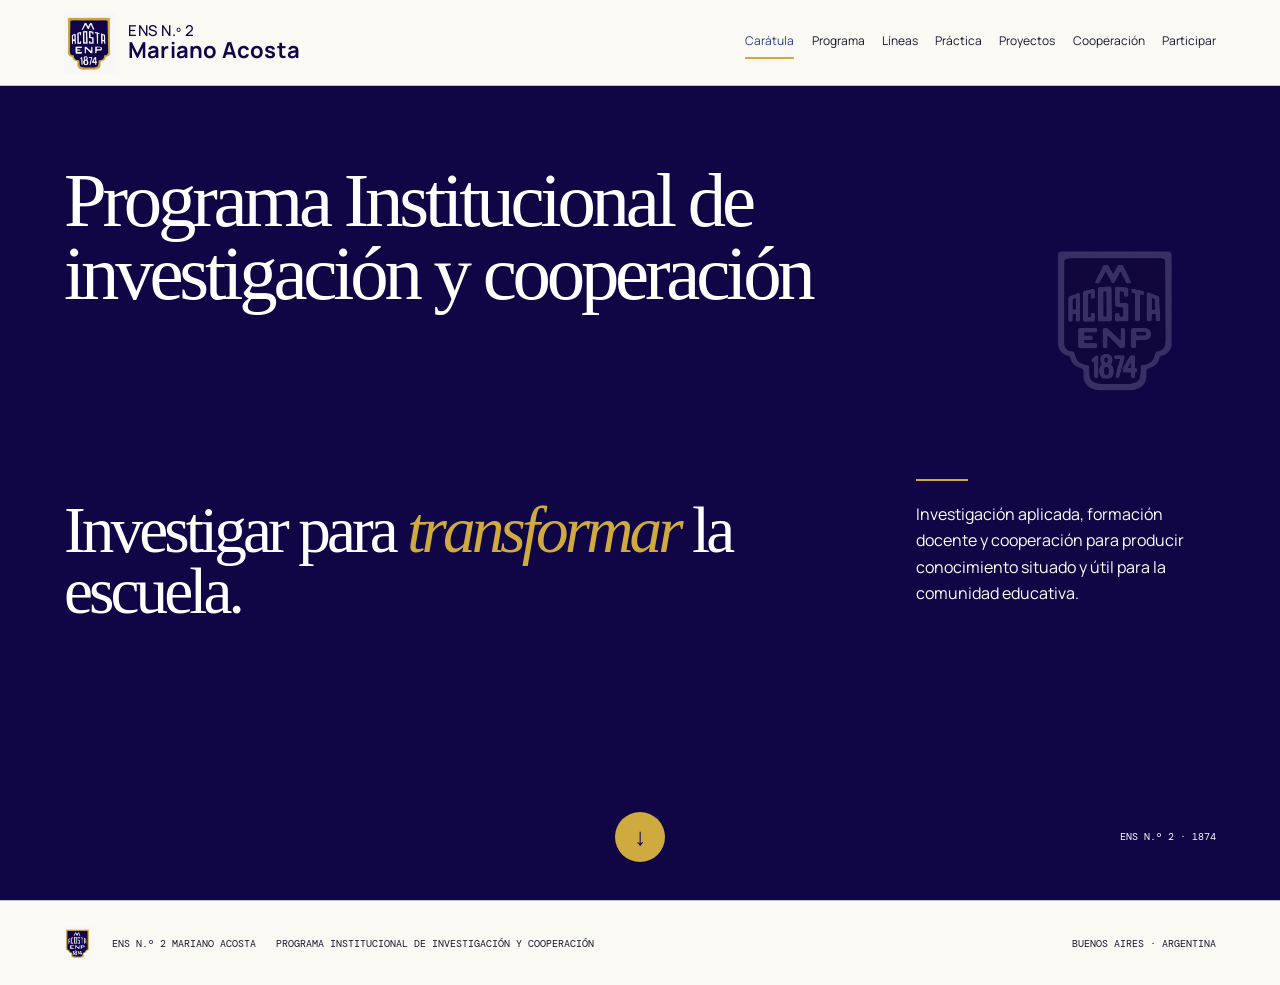
<file: index.html>
<!doctype html>
<html lang="es">
<head>
  <meta charset="UTF-8">
  <meta name="viewport" content="width=device-width, initial-scale=1">
  <meta name="description" content="Programa Institucional de Investigación y Cooperación de la ENS N.º 2 Mariano Acosta.">
  <title>Investigación y Cooperación · Mariano Acosta</title>
  <link rel="preconnect" href="https://fonts.googleapis.com">
  <link rel="preconnect" href="https://fonts.gstatic.com" crossorigin>
  <link href="https://fonts.googleapis.com/css2?family=DM+Mono:wght@400;500&family=Manrope:wght@400;500;600;700&display=swap" rel="stylesheet">
  <link rel="stylesheet" href="styles.css?v=4">
  <link rel="stylesheet" href="overrides.css?v=13">
</head>
<body>
  <header class="site-header">
    <a class="brand tab-link" href="#caratula" data-tab="caratula"><img src="assets/logo-mariano-acosta-adjunto.png" alt="Escuela Normal Superior N.º 2 Mariano Acosta, 1874"><span>ENS N.º 2<br><b>Mariano Acosta</b></span></a>
    <nav id="menu" aria-label="Secciones del programa">
      <a class="tab-link active" href="#caratula" data-tab="caratula">Carátula</a><a class="tab-link" href="#programa" data-tab="programa">Programa</a><a class="tab-link" href="#lineas" data-tab="lineas">Líneas</a><a class="tab-link" href="#practica" data-tab="practica">Práctica</a><a class="tab-link" href="#proyectos" data-tab="proyectos">Proyectos</a><a class="tab-link" href="#cooperacion" data-tab="cooperacion">Cooperación</a><a class="tab-link" href="#participar" data-tab="participar">Participar</a>
    </nav>
  </header>
  <main>
    <section class="page-panel hero" id="caratula" data-panel="caratula"><div class="hero-mark" aria-hidden="true"><img src="assets/logo-acosta-enp-1874-transparent.png" alt=""></div><p class="eyebrow">Programa Institucional de<br>investigación y cooperación</p><div class="hero-grid"><h1>Investigar para <em>transformar</em> la escuela.</h1><div class="hero-note"><span class="rule"></span><p>Investigación aplicada, formación docente y cooperación para producir conocimiento situado y útil para la comunidad educativa.</p></div></div><div class="hero-bottom"><p></p><a href="#programa" class="round-link tab-link" data-tab="programa" aria-label="Ver el programa">↓</a><p>ENS N.º 2 · 1874</p></div></section>
    <section class="page-panel panel-programa" id="programa" data-panel="programa" hidden><section class="statement"><p class="section-label">01 / El programa</p><div class="statement-copy"><h2>Una plataforma para <em>pensar, probar y compartir</em> mejores respuestas educativas.</h2><p class="lead">El Programa articula los niveles Inicial, Primario, Secundario y Superior. Convierte preguntas surgidas de la práctica en proyectos rigurosos, documentados y con capacidad de producir mejoras, recursos y conocimiento para la institución.</p></div></section><section class="principles"><article><span>01</span><h3>Rigor situado</h3><p>Preguntas reales, métodos coherentes y resultados que puedan revisarse y comprenderse.</p></article><article><span>02</span><h3>Práctica con evidencia</h3><p>Intervenciones que se diseñan, implementan, evalúan y mejoran en contexto.</p></article><article><span>03</span><h3>Cooperación con propósito</h3><p>Vínculos que se traducen en formación, proyectos, productos y transferencia.</p></article></section></section>
    <section class="page-panel lines" id="lineas" data-panel="lineas" hidden><div class="section-heading"><p class="section-label">02 / Líneas de investigación</p><h2>Un campo común<br>para muchas preguntas.</h2><p>Las líneas organizan capacidades y problemas de trabajo, construyen una agenda compartida y permiten relacionar saberes, experiencias y desafíos de todos los niveles de la institución.</p></div><div class="line-list"><article><b>01</b><div><h3>Formación docente e innovación</h3><p>Prácticas profesionales, didácticas, tecnologías, inteligencia artificial y producción de conocimiento pedagógico.</p></div><span>↗</span></article><article><b>02</b><div><h3>Inclusión, accesibilidad y deporte</h3><p>Participación significativa, actividad física, deporte inclusivo y evaluación de experiencias educativas.</p></div><span>↗</span></article><article><b>03</b><div><h3>Trayectorias, datos y territorio</h3><p>Transiciones entre niveles, indicadores, visualización, ciencia de datos y análisis de información educativa.</p></div><span>↗</span></article><article><b>04</b><div><h3>Salud, adolescencia y bienestar</h3><p>Educación para la salud, hábitos, prevención, actividad física y comprensión crítica de la información sanitaria.</p></div><span>↗</span></article><article><b>05</b><div><h3>Intervenciones y evaluación</h3><p>Diseño, implementación y análisis de propuestas pedagógicas para aprender de la experiencia y transferir resultados.</p></div><span>↗</span></article><article><b>06</b><div><h3>Patrimonio, archivo y memoria</h3><p>Historia de la educación, cultura escolar, humanidades digitales y documentación trazable.</p></div><span>↗</span></article></div></section>
    <section class="page-panel pathway" id="practica" data-panel="practica" hidden><p class="section-label">03 / De la práctica a la producción</p><div class="path"><span>Pregunta</span><i>→</i><span>Proyecto</span><i>→</i><span>Evidencia</span><i>→</i><span>Producto</span><i>→</i><span>Comunidad</span></div><div class="practice-grid"><p>Una situación observada en el aula, en la formación, en el deporte o en los fondos documentales puede convertirse en una investigación aplicada. El proceso preserva trazabilidad, responsabilidad humana y resguardos éticos.</p><ol><li><b>Diseñar</b> una intervención, secuencia, protocolo o instrumento.</li><li><b>Implementar</b> con acompañamiento y registro de decisiones.</li><li><b>Analizar</b> procesos, datos, producciones y condiciones de participación.</li><li><b>Devolver</b> resultados como informe, recurso, jornada, ponencia o publicación.</li></ol></div><p class="practice-note">El objetivo es que toda investigación tenga retorno concreto: mejores herramientas para la enseñanza, recursos accesibles, protocolos transferibles o conocimiento disponible para la comunidad.</p></section>
    <section class="page-panel projects" id="proyectos" data-panel="proyectos" hidden><div class="section-heading"><p class="section-label">04 / Proyectos y resultados</p><h2>Conocimiento que<br>deja huella.</h2></div><div class="status-key"><span class="active-dot"></span> Resultado documentado <span class="design-dot"></span> En diseño / exploración</div><div class="project-grid"><article class="project-card featured"><p class="status"><span class="active-dot"></span> Resultado documentado</p><h3>Del folio a la evidencia</h3><p>Este resultado desarrolla un modo reproducible de trabajar con registros manuscritos escolares. Ordena las etapas de transcripción, validación, corrección y documentación para que las decisiones de investigación puedan seguirse, discutirse y reutilizarse. Así, los documentos históricos se transforman en evidencia sin perder su procedencia ni su contexto.</p></article><article class="project-card"><p class="status"><span class="active-dot"></span> Resultado documentado</p><h3>Escuela, ciudad y territorio</h3><p>La investigación explora la relación entre la escuela y la ciudad a partir de la procedencia residencial de su estudiantado. Combina lectura histórica de fuentes con herramientas de localización y visualización, permitiendo observar concentraciones, alcances y conexiones territoriales. Propone una mirada que vincula la vida institucional con las dinámicas urbanas de su tiempo.</p></article><article class="project-card"><p class="status"><span class="active-dot"></span> Resultado documentado</p><h3>Edad, curso y reforma curricular</h3><p>Este trabajo examina cómo las edades, los cursos y las orientaciones de estudio permiten reconstruir cambios en la organización escolar. La lectura conjunta de los registros revela regularidades y trayectorias diversas, y permite reconocer la huella de transformaciones curriculares. La cuantificación dialoga con la historia institucional para producir una interpretación más rica de las fuentes.</p></article><article class="project-card"><p class="status"><span class="design-dot"></span> En diseño / exploración</p><h3>Intervenciones pedagógicas situadas</h3><p>Esta línea reúne proyectos inter-niveles que documentan y evalúan experiencias de enseñanza. Su propósito es transformar aprendizajes de la práctica en recursos, protocolos y conocimientos transferibles para la comunidad educativa.</p></article></div><p class="fineprint">La publicación de fuentes, datos, imágenes y productos derivados se realizará únicamente con las autorizaciones y resguardos correspondientes.</p></section>
    <section class="page-panel cooperation" id="cooperacion" data-panel="cooperacion" hidden><div class="section-heading"><p class="section-label">05 / Cooperación académica</p><h2>Trabajar con otros<br>para llegar más lejos.</h2><p>La cooperación se organiza alrededor de proyectos concretos, recíprocos y evaluables, capaces de reunir capacidades complementarias y generar resultados con valor para cada institución participante.</p></div><div class="coop-columns"><article><p class="status"><span class="active-dot"></span> Capacidades y experiencias</p><h3>Formación, patrimonio y producción</h3><ul><li>Formación docente, investigación educativa y proyectos inter-niveles.</li><li>Archivo, cultura escolar, humanidades digitales y difusión responsable.</li><li>Datos, trayectorias, visualización y ciencia de datos aplicada a educación.</li></ul></article><article><p class="status"><span class="design-dot"></span> Cartera exploratoria</p><h3>Propuestas de articulación</h3><ul><li>Universidades, organismos públicos y organizaciones especializadas en educación, patrimonio, salud, datos, inclusión y cultura.</li><li>Seminarios, clases abiertas, talleres, laboratorios con estudiantes, proyectos piloto e informes técnicos que conecten conocimiento académico y experiencia escolar.</li><li>Una oportunidad para diseñar iniciativas con impacto educativo, visibilidad académica, recursos compartidos y productos que puedan proyectarse a redes nacionales e internacionales.</li></ul></article></div></section>
    <section class="page-panel participate" id="participar" data-panel="participar" hidden><p class="section-label">06 / Formación y participación</p><h2>Una idea puede<br>ser el comienzo.</h2><p>El programa proyecta un trayecto de investigación educativa situada, clínica de investigación y escritura académica, jornadas y convocatorias transparentes para docentes y estudiantes.</p><div class="participation-list"><span>Problema <i>→</i></span><span>Trayecto formativo <i>→</i></span><span>Proyecto <i>→</i></span><span>Comunicación académica</span></div><a class="button tab-link" href="#caratula" data-tab="caratula">Agenda y convocatorias próximamente <span>↑</span></a></section>
  </main>
  <footer><img src="assets/logo-mariano-acosta-adjunto.png" alt="Escuela Normal Superior N.º 2 Mariano Acosta, 1874"><p>ENS N.º 2 Mariano Acosta</p><p>Programa Institucional de Investigación y Cooperación</p><p>Buenos Aires · Argentina</p></footer>
  <script src="script.js"></script>
</body>
</html>
</file>
<file: styles.css>
:root{--navy:#100545;--blue:#263d8b;--gold:#cfaa3f;--cream:#faf9f4;--mist:#eaedf4;--ink:#15172d;--line:#bdc2d0}*{box-sizing:border-box}html{scroll-behavior:smooth}body{margin:0;background:var(--cream);color:var(--ink);font-family:Manrope,Arial,sans-serif}.site-header{height:82px;padding:0 5vw;display:flex;justify-content:space-between;align-items:center;border-bottom:1px solid var(--line);position:sticky;top:0;background:rgba(250,249,244,.98);z-index:10}.brand{height:82px;overflow:hidden;display:flex;align-items:center;gap:14px;color:var(--navy);text-decoration:none;font:10px/1.1 Manrope,Arial,sans-serif;letter-spacing:.07em}.brand img{width:56px;height:72px;object-fit:cover;transform:scale(1.38)}.brand b{font-size:12px}nav{display:flex;gap:18px;align-items:center}nav a{color:var(--ink);font-size:10px;text-decoration:none;padding:8px 0;border-bottom:2px solid transparent}nav a:hover,nav a.active{border-color:var(--gold);color:var(--blue)}.menu-button{display:none}.page-panel[hidden]{display:none}.hero{position:relative;overflow:hidden;min-height:calc(100vh - 82px);padding:7vw 5vw 3vw;display:flex;flex-direction:column;justify-content:space-between;background:var(--navy);color:#fff}.hero-mark{position:absolute;right:7vw;top:8vw;opacity:.18}.hero-mark img{width:210px;height:310px;object-fit:contain}.eyebrow{position:relative;z-index:1;margin:0;font:500 clamp(2.8rem,6.2vw,7.1rem)/.93 Georgia,"Times New Roman",serif;letter-spacing:-.055em}.hero-grid,.statement,.lines,.cooperation{display:grid;grid-template-columns:1.4fr .6fr;gap:6vw;align-items:end}.hero h1,h2,h3{font-family:Georgia,"Times New Roman",serif}.hero h1{max-width:770px;font-size:clamp(2.8rem,5.2vw,6.3rem);font-weight:500;line-height:.94;letter-spacing:-.06em;margin:50px 0 0}.hero h1 em,h2 em{color:var(--gold)}.hero-note{font-size:16px;line-height:1.65}.rule{display:block;width:52px;height:2px;margin-bottom:20px;background:var(--gold)}.hero-bottom{display:grid;grid-template-columns:1fr auto 1fr;align-items:center;margin-top:50px;font:10px "DM Mono",monospace;text-transform:uppercase}.hero-bottom p:last-child{text-align:right}.round-link{display:grid;place-items:center;width:50px;height:50px;border-radius:50%;background:var(--gold);color:var(--navy);font-size:24px;text-decoration:none}.statement{grid-template-columns:.45fr 1.55fr;padding:10vw 5vw}.statement-copy{padding:clamp(28px,5vw,72px);background:var(--mist)}.statement h2,.section-heading h2,.participate h2{margin:0;font-size:clamp(2.5rem,5vw,5.2rem);line-height:1.04;letter-spacing:-.05em;font-weight:500}.lead,.section-heading>p{max-width:650px;margin:30px 0 0;font-size:16px;line-height:1.7}.principles{display:grid;grid-template-columns:repeat(3,1fr);margin:0 5vw 8vw;border-block:1px solid var(--line)}.principles article{padding:38px 30px 40px 0;margin-right:30px;border-right:1px solid var(--line)}.principles article:last-child{border:0;margin:0}.principles span,.line-list b{font:10px "DM Mono",monospace;color:var(--blue)}h3{font-size:20px}.principles p,.line-list p{font-size:14px;line-height:1.6}.lines,.cooperation{grid-template-columns:.7fr 1.3fr;padding:10vw 5vw;background:var(--mist);align-items:start;min-height:calc(100vh - 82px)}.line-list{border-top:2px solid var(--navy)}.line-list article{display:grid;grid-template-columns:45px 1fr auto;gap:12px;padding:23px 0;border-bottom:1px solid var(--line)}.line-list h3{margin:0;font-size:24px;font-weight:500}.line-list p{margin:7px 0 0}.pathway{min-height:calc(100vh - 82px);padding:10vw 5vw;background:var(--blue);color:#fff}.path{display:flex;flex-wrap:wrap;gap:17px;margin:45px 0;font:500 clamp(1.5rem,3.2vw,3.3rem) Georgia,serif}.path i,.participation-list i{color:var(--gold);font-style:normal}.practice-grid,.coop-columns{display:grid;grid-template-columns:1fr 1fr;gap:7vw;max-width:1080px}.practice-grid p,.practice-note{font-size:16px;line-height:1.7}.practice-grid ol{padding:0;margin:0;list-style:none;border-top:1px solid #ffffff88}.practice-grid li{padding:12px 0;border-bottom:1px solid #ffffff88;font-size:14px;line-height:1.5}.practice-grid b{color:var(--gold)}.practice-note{max-width:680px;margin-top:40px}.projects{min-height:calc(100vh - 82px);padding:10vw 5vw}.projects>.section-heading{display:grid;grid-template-columns:.7fr 1.3fr;gap:7vw}.status-key{margin:45px 0 18px;font:10px "DM Mono",monospace;letter-spacing:.08em;text-transform:uppercase}.status{font:10px "DM Mono",monospace;letter-spacing:.08em;text-transform:uppercase}.section-label{font:10px "DM Mono",monospace;letter-spacing:.08em;text-transform:uppercase}.active-dot,.design-dot{display:inline-block;width:8px;height:8px;margin-right:7px;border-radius:50%;background:var(--blue)}.design-dot{background:none;border:1px solid currentColor}.project-grid{display:grid;grid-template-columns:repeat(2,1fr);gap:16px}.project-card{min-height:280px;padding:30px;border:1px solid var(--line)}.project-card.featured{background:var(--navy);color:#fff}.project-card h3{font-size:30px;font-weight:500;line-height:1.05}.project-card>p:not(.status){font-size:14px;line-height:1.7}.fineprint{font-size:11px;max-width:600px}.cooperation{background:var(--gold)}.coop-columns article{padding:25px;border-top:2px solid var(--navy)}.coop-columns h3{font-size:28px;font-weight:500}.coop-columns ul{padding:0;list-style:none}.coop-columns li{padding:12px 0;border-bottom:1px solid #10054555;font-size:13px;line-height:1.6}.participate{min-height:calc(100vh - 82px);margin:5vw;padding:9vw 8vw;background:var(--navy);color:#fff}.participate h2{margin:25px 0}.participate>p{max-width:590px;font-size:16px;line-height:1.7}.participation-list{display:flex;flex-wrap:wrap;gap:13px;margin:38px 0;font:500 20px Georgia,serif}.button{display:inline-flex;gap:25px;padding:15px 18px;background:var(--gold);color:var(--navy);font-size:12px;font-weight:700;text-decoration:none}footer{display:flex;align-items:center;gap:20px;padding:22px 5vw;border-top:1px solid var(--line);font:10px "DM Mono",monospace;text-transform:uppercase}footer img{width:28px;height:40px;object-fit:contain}footer p:last-child{margin-left:auto}@media(max-width:900px){nav{gap:11px}nav a{font-size:9px}}@media(max-width:720px){.site-header{height:68px}.brand{height:68px}.brand img{width:45px;height:64px}.menu-button{display:block;background:none;border:0;color:var(--navy);font:11px "DM Mono",monospace}.site-header nav{display:none;position:absolute;top:67px;left:0;right:0;padding:20px 5vw;background:var(--cream);border-bottom:1px solid var(--line);flex-direction:column;align-items:flex-start;gap:13px}.site-header nav.open{display:flex}.hero{min-height:calc(100vh - 68px);padding-top:15vw}.eyebrow{font-size:clamp(2.6rem,11vw,4.8rem)}.hero-grid,.statement,.lines,.cooperation,.practice-grid,.coop-columns,.projects>.section-heading{grid-template-columns:1fr;gap:32px}.hero h1{margin-top:35px}.hero-mark{right:4vw;top:10vw;opacity:.12}.hero-mark img{width:150px}.principles,.project-grid{grid-template-columns:1fr}.principles article{margin:0;border-right:0;border-bottom:1px solid var(--line)}.principles article:last-child{border-bottom:0}.statement,.lines,.pathway,.projects,.cooperation{padding-top:80px;padding-bottom:80px}.statement-copy{padding:32px 25px}.participate{min-height:calc(100vh - 68px);margin:0;padding:80px 5vw}footer{align-items:flex-start;flex-direction:column;gap:7px}footer p{margin:0}footer p:last-child{margin-left:0}}
</file>
<file: overrides.css>
/*
  Sistema tipografico y de composicion
  ------------------------------------
  La caratula conserva la voz de mayor escala. Las paginas interiores usan
  una jerarquia comun, textos de lectura mas generosos y una grilla estable.
*/

:root {
  --content-pad: 5vw;
  --section-y: clamp(56px, 4.6vw, 88px);
  --display-internal: clamp(3.25rem, 4.2vw, 4.75rem);
  --reading: clamp(1rem, 1.05vw, 1.2rem);
}

body {
  -webkit-font-smoothing: antialiased;
  text-rendering: optimizeLegibility;
}

/* Encabezado: identidad visible, pero subordinada al contenido. */
.site-header {
  height: 86px;
  padding-inline: var(--content-pad);
}

.brand {
  height: 86px;
  gap: 12px;
  overflow: visible;
  font: 500 15px/1.08 Manrope, Arial, sans-serif;
  letter-spacing: 0.035em;
}

.brand b {
  font-size: 22px;
  letter-spacing: 0.01em;
}

.brand img {
  display: block;
  width: 52px;
  height: 66px;
  max-height: 66px;
  flex: none;
  object-fit: contain;
  object-position: center;
  transform: none;
}

nav {
  gap: clamp(14px, 1.35vw, 24px);
}

nav a {
  font-size: 12px;
  line-height: 1.2;
}

/* Etiquetas y textos auxiliares compartidos. */
.section-label,
.status,
.status-key {
  font-size: 11px;
  line-height: 1.35;
}

.section-label {
  margin: 0;
}

/* Caratula: unica pantalla con escala monumental. */
.hero {
  min-height: calc(100vh - 86px);
  padding: clamp(68px, 6.2vw, 118px) var(--content-pad) clamp(28px, 3vw, 56px);
}

.eyebrow {
  max-width: 1450px;
  font-size: clamp(4.25rem, 6vw, 7rem);
  line-height: 0.94;
}

.hero-grid {
  grid-template-columns: minmax(0, 1.45fr) minmax(300px, 0.55fr);
  gap: clamp(54px, 6vw, 120px);
}

.hero h1 {
  max-width: 900px;
  margin-top: clamp(42px, 4vw, 72px);
  font-size: clamp(4rem, 5.1vw, 6.2rem);
}

.hero-note {
  max-width: 470px;
  font-size: clamp(1rem, 1.1vw, 1.22rem);
}

/* El fondo contenido evita que cualquier regla heredada recorte el escudo. */
.hero-mark {
  position: absolute;
  top: clamp(150px, 17vh, 220px);
  right: clamp(54px, 7vw, 150px);
  z-index: 0;
  display: block;
  width: clamp(150px, 11vw, 215px);
  aspect-ratio: 1196 / 1315;
  overflow: visible;
  background: url("assets/logo-acosta-enp-1874-transparent.png?v=2") center / contain no-repeat;
  opacity: 0.17;
  filter: grayscale(1) brightness(2.2);
  pointer-events: none;
}

.hero-mark img {
  display: none;
}

.hero-grid,
.hero-bottom {
  position: relative;
  z-index: 1;
}

/* Programa. */
.statement {
  grid-template-columns: minmax(150px, 0.2fr) minmax(0, 1.8fr);
  align-items: start;
  gap: clamp(28px, 3vw, 52px);
  padding: var(--section-y) var(--content-pad) clamp(58px, 6vw, 110px);
}

.statement-copy {
  width: 100%;
  max-width: 1440px;
  padding: clamp(44px, 4.2vw, 76px);
}

.statement h2,
.section-heading h2,
.participate h2 {
  font-size: var(--display-internal);
  line-height: 1.02;
  letter-spacing: -0.045em;
}

.lead,
.section-heading > p {
  max-width: 760px;
  margin-top: clamp(24px, 2.2vw, 38px);
  font-size: var(--reading);
  line-height: 1.68;
}

.principles {
  margin: 0 var(--content-pad) clamp(68px, 7vw, 130px);
}

.principles article {
  padding: 38px clamp(22px, 2.4vw, 44px) 42px 0;
}

.principles h3 {
  margin: 20px 0 12px;
  font-size: clamp(1.45rem, 1.7vw, 1.85rem);
  line-height: 1.15;
}

.principles p {
  max-width: 480px;
  font-size: clamp(0.95rem, 0.95vw, 1.08rem);
  line-height: 1.62;
}

/* Lineas y cooperacion comparten una grilla editorial. */
.lines,
.cooperation {
  min-height: calc(100vh - 86px);
  grid-template-columns: minmax(330px, 0.62fr) minmax(0, 1.38fr);
  align-items: start;
  gap: clamp(58px, 6vw, 120px);
  padding: var(--section-y) var(--content-pad) clamp(64px, 6vw, 116px);
}

.section-heading h2 {
  margin-top: 18px;
}

.section-heading > p {
  font-size: clamp(1rem, 1.05vw, 1.18rem);
}

.line-list article {
  grid-template-columns: 50px minmax(0, 1fr) 24px;
  gap: 14px;
  padding: clamp(21px, 1.8vw, 30px) 0;
}

.line-list h3 {
  font-size: clamp(1.55rem, 1.8vw, 2rem);
  line-height: 1.15;
}

.line-list p {
  margin-top: 10px;
  font-size: clamp(0.95rem, 1vw, 1.08rem);
  line-height: 1.55;
}

/* Practica: la secuencia funciona como un recorrido y no como un titulo roto. */
.pathway {
  min-height: calc(100vh - 86px);
  padding: var(--section-y) var(--content-pad) clamp(64px, 6vw, 112px);
}

.path {
  display: flex;
  flex-wrap: nowrap;
  align-items: baseline;
  justify-content: space-between;
  gap: clamp(10px, 1.35vw, 26px);
  margin: clamp(42px, 4vw, 72px) 0 clamp(52px, 5vw, 92px);
  font-size: clamp(2.15rem, 3vw, 3.45rem);
  line-height: 1.08;
  white-space: nowrap;
}

.practice-grid {
  grid-template-columns: minmax(0, 0.92fr) minmax(0, 1.08fr);
  gap: clamp(58px, 7vw, 140px);
  max-width: 1500px;
}

.practice-grid p,
.practice-note {
  font-size: var(--reading);
  line-height: 1.68;
}

.practice-grid li {
  padding: 15px 0;
  font-size: clamp(0.95rem, 0.95vw, 1.08rem);
  line-height: 1.5;
}

.practice-note {
  max-width: 920px;
  margin-top: clamp(46px, 5vw, 90px);
}

/* Proyectos: encabezado y tarjetas con una escala intermedia clara. */
.projects {
  min-height: calc(100vh - 86px);
  padding: var(--section-y) var(--content-pad) clamp(64px, 6vw, 112px);
}

.projects > .section-heading {
  grid-template-columns: minmax(240px, 0.38fr) minmax(0, 0.62fr);
  align-items: start;
  gap: clamp(52px, 7vw, 138px);
}

.projects .section-heading h2 {
  margin-top: 0;
}

.status-key {
  margin: clamp(34px, 3.5vw, 58px) 0 20px;
}

.project-grid {
  gap: clamp(14px, 1.2vw, 22px);
}

.project-card {
  min-height: 330px;
  padding: clamp(30px, 3vw, 50px);
}

.project-card h3 {
  margin: clamp(30px, 3vw, 48px) 0 22px;
  font-size: clamp(1.85rem, 2.15vw, 2.4rem);
  line-height: 1.08;
}

.project-card > p:not(.status) {
  max-width: 820px;
  font-size: clamp(0.96rem, 1vw, 1.1rem);
  line-height: 1.68;
}

.fineprint {
  margin-top: 28px;
  font-size: 12px;
  line-height: 1.55;
}

/* Cooperacion: el titular deja espacio a la informacion operativa. */
.cooperation .section-heading h2 {
  max-width: 560px;
  font-size: clamp(3.25rem, 3.8vw, 4.4rem);
}

.coop-columns {
  gap: clamp(36px, 4vw, 76px);
  max-width: none;
}

.coop-columns article {
  padding: 28px 0 0;
}

.coop-columns h3 {
  margin: clamp(32px, 3vw, 50px) 0;
  font-size: clamp(1.75rem, 2vw, 2.25rem);
  line-height: 1.16;
}

.coop-columns li {
  padding: 16px 0;
  font-size: clamp(0.94rem, 0.95vw, 1.05rem);
  line-height: 1.58;
}

/* Participar: dos columnas para aprovechar el ancho y jerarquizar la accion. */
.participate {
  min-height: calc(100vh - 86px - 10vw);
  margin: 5vw;
  padding: clamp(64px, 7vw, 124px) clamp(54px, 8vw, 150px);
  display: grid;
  grid-template-columns: minmax(0, 0.92fr) minmax(460px, 1.08fr);
  grid-template-areas:
    "label flow"
    "title flow"
    "intro cta";
  column-gap: clamp(70px, 8vw, 160px);
  row-gap: 28px;
  align-content: center;
}

.participate > .section-label {
  grid-area: label;
  align-self: end;
}

.participate h2 {
  grid-area: title;
  margin: 0;
  font-size: clamp(3.4rem, 4.4vw, 4.9rem);
}

.participate > p:not(.section-label) {
  grid-area: intro;
  max-width: 680px;
  margin: 0;
  font-size: var(--reading);
  line-height: 1.68;
}

.participation-list {
  grid-area: flow;
  align-self: center;
  display: flex;
  flex-wrap: wrap;
  gap: 14px 18px;
  margin: 0;
  font-size: clamp(1.35rem, 1.7vw, 1.85rem);
  line-height: 1.35;
}

.participation-list > span {
  display: inline-flex;
  align-items: baseline;
  gap: 18px;
  white-space: nowrap;
}

.button {
  grid-area: cta;
  align-self: start;
  justify-content: space-between;
  width: min(100%, 390px);
  padding: 17px 20px;
  font-size: 13px;
}

/* Ajuste intermedio: evita que la cabecera y las grillas se compriman. */
@media (max-width: 1100px) {
  .brand {
    font-size: 12px;
  }

  .brand b {
    font-size: 18px;
  }

  nav {
    gap: 12px;
  }

  nav a {
    font-size: 10px;
  }

  .lines,
  .cooperation {
    grid-template-columns: minmax(270px, 0.72fr) minmax(0, 1.28fr);
    gap: 44px;
  }

  .path {
    font-size: clamp(1.75rem, 3.1vw, 2.6rem);
  }

  .participate {
    grid-template-columns: minmax(0, 0.9fr) minmax(360px, 1.1fr);
    column-gap: 54px;
  }
}

/* Celulares: cabecera legible con navegacion horizontal desplazable. */
@media (max-width: 720px) {
  :root {
    --content-pad: 5vw;
    --section-y: 48px;
    --display-internal: clamp(2.45rem, 11vw, 3.45rem);
    --reading: 1rem;
  }

  .site-header {
    height: auto;
    min-height: 104px;
    padding: 0 4vw 8px;
    align-items: stretch;
    flex-direction: column;
  }

  .brand {
    height: 64px;
    flex: 0 0 64px;
    font-size: 12px;
  }

  .brand b {
    font-size: 16px;
  }

  .brand img {
    width: 43px;
    height: 54px;
  }

  .site-header nav,
  .site-header nav.open {
    position: static;
    display: flex;
    width: 100%;
    padding: 0 0 2px;
    border: 0;
    background: transparent;
    flex-flow: row nowrap;
    align-items: center;
    justify-content: flex-start;
    gap: 18px;
    overflow-x: auto;
    scrollbar-width: none;
  }

  .site-header nav::-webkit-scrollbar {
    display: none;
  }

  .site-header nav a {
    display: block;
    flex: none;
    min-height: 0;
    padding: 5px 0 4px;
    border: 0;
    border-bottom: 2px solid transparent;
    font-size: 11px;
    line-height: 1.1;
    white-space: nowrap;
  }

  .site-header nav a:hover,
  .site-header nav a.active {
    border-color: var(--gold);
    background: transparent;
    color: var(--blue);
  }

  .hero {
    min-height: calc(100svh - 104px);
    padding: 48px var(--content-pad) 28px;
  }

  .eyebrow {
    max-width: 92%;
    font-size: clamp(2.65rem, 11.5vw, 4rem);
  }

  .hero-grid,
  .statement,
  .lines,
  .cooperation,
  .practice-grid,
  .coop-columns,
  .projects > .section-heading {
    grid-template-columns: 1fr;
    gap: 32px;
  }

  .hero h1 {
    margin-top: 32px;
    font-size: clamp(2.35rem, 10vw, 3.5rem);
  }

  .hero-note {
    max-width: 90%;
    font-size: 0.98rem;
  }

  .hero-mark {
    top: 76px;
    right: 4vw;
    width: 92px;
    opacity: 0.12;
  }

  .hero-bottom {
    margin-top: 40px;
  }

  .statement,
  .lines,
  .pathway,
  .projects,
  .cooperation {
    padding: var(--section-y) var(--content-pad) 64px;
  }

  .statement-copy {
    padding: 30px 24px;
  }

  .statement h2,
  .section-heading h2,
  .participate h2,
  .cooperation .section-heading h2 {
    font-size: var(--display-internal);
  }

  .lead,
  .section-heading > p {
    margin-top: 22px;
  }

  .principles {
    grid-template-columns: 1fr;
    margin-bottom: 64px;
  }

  .principles article {
    margin: 0;
    padding: 30px 0;
    border-right: 0;
    border-bottom: 1px solid var(--line);
  }

  .line-list article {
    grid-template-columns: 34px minmax(0, 1fr) 20px;
    padding: 22px 0;
  }

  .line-list h3 {
    font-size: 1.45rem;
  }

  .path {
    flex-wrap: wrap;
    justify-content: flex-start;
    gap: 10px 13px;
    margin: 36px 0 52px;
    font-size: clamp(1.8rem, 8vw, 2.4rem);
    white-space: normal;
  }

  .practice-grid {
    gap: 44px;
  }

  .practice-note {
    margin-top: 44px;
  }

  .project-grid {
    grid-template-columns: 1fr;
  }

  .project-card {
    min-height: 0;
    padding: 28px 24px;
  }

  .project-card h3 {
    margin: 30px 0 18px;
  }

  .coop-columns {
    gap: 42px;
  }

  .participate {
    min-height: calc(100svh - 104px);
    margin: 0;
    padding: 64px var(--content-pad);
    grid-template-columns: 1fr;
    grid-template-areas:
      "label"
      "title"
      "intro"
      "flow"
      "cta";
    gap: 28px;
  }

  .participation-list {
    margin-top: 14px;
    font-size: 1.3rem;
  }

  .participation-list > span {
    gap: 13px;
  }

  .button {
    width: 100%;
  }

  footer {
    align-items: flex-start;
    flex-direction: column;
    gap: 7px;
  }

  footer p {
    margin: 0;
  }

  footer p:last-child {
    margin-left: 0;
  }
}
</file>
